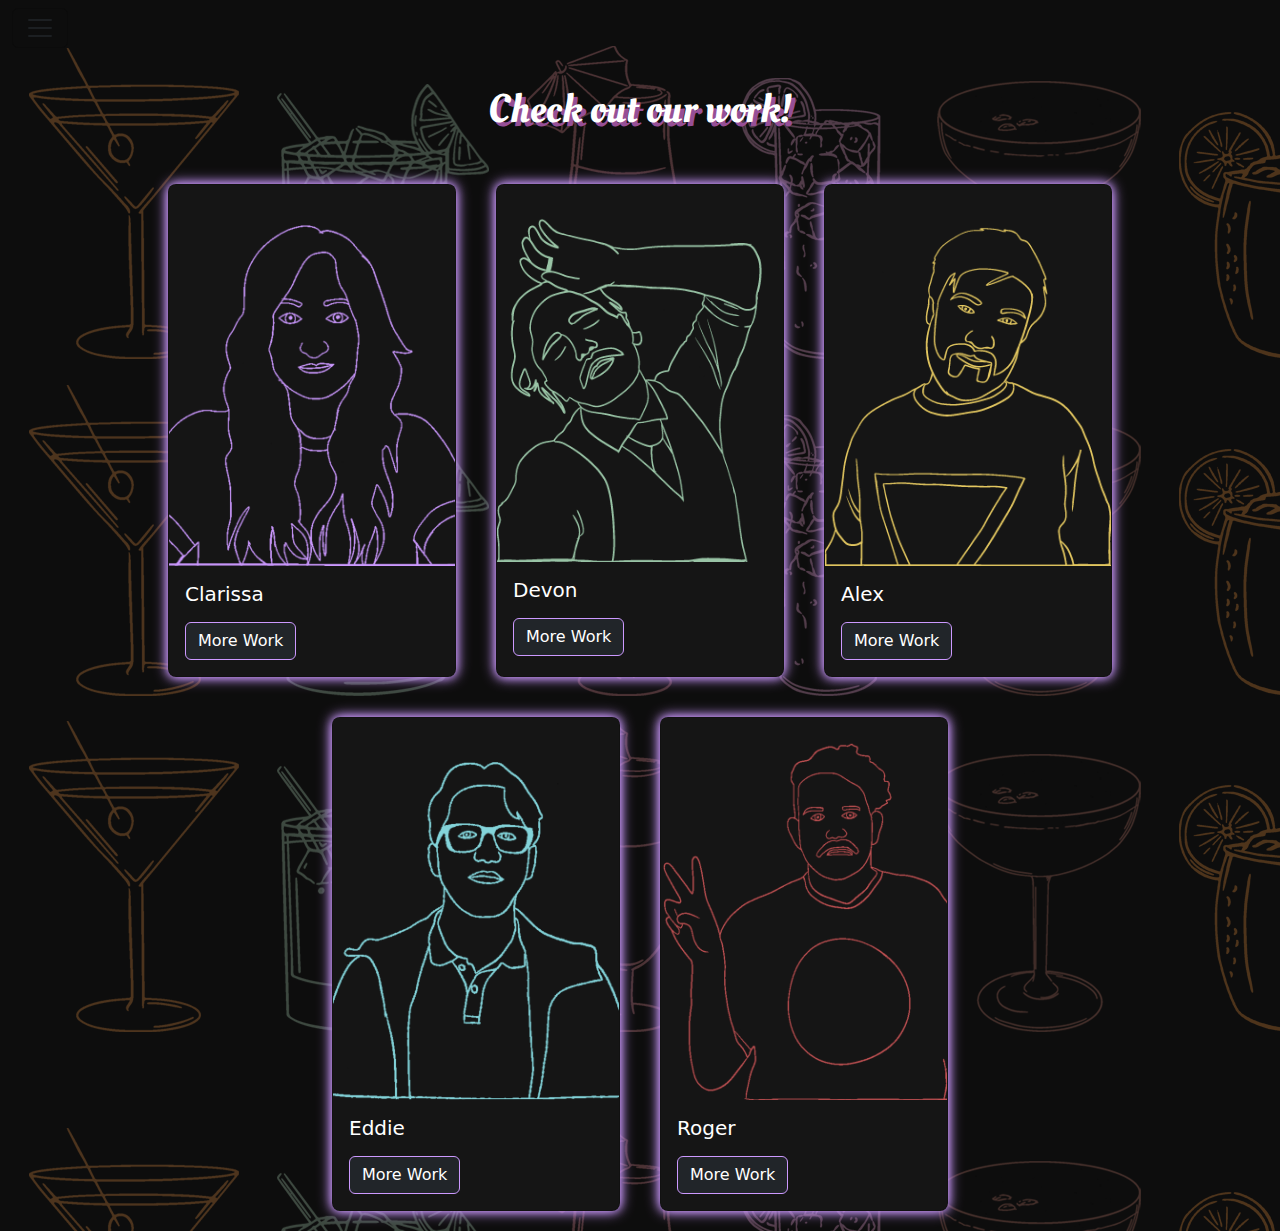
<file: author.html>
<!DOCTYPE html>
<html lang="en">

<head>
    <meta charset="UTF-8">
    <meta name="viewport" content="width=device-width, initial-scale=1.0">
    <title>Author-page</title>
    <link href="https://cdn.jsdelivr.net/npm/bootstrap@5.3.3/dist/css/bootstrap.min.css" rel="stylesheet"
        integrity="sha384-QWTKZyjpPEjISv5WaRU9OFeRpok6YctnYmDr5pNlyT2bRjXh0JMhjY6hW+ALEwIH" crossorigin="anonymous">
    <link href="https://fonts.googleapis.com/css2?family=Oleo+Script:wght@400;700&family=Roboto:ital,wght@0,100;0,300;0,400;0,500;0,700;0,900;1,100;1,300;1,400;1,500;1,700;1,900&display=swap"
        rel="stylesheet">
    <link rel="stylesheet" href="./assets/css/author.css">

</head>
<!-- Navbar -->
<div class="collapse" id="navbarToggleExternalContent" data-bs-theme="dark">
  <div class="p-2">
      <ul>
          <li><a class="text-body" href="index.html">BACK TO THE BAR</a></li>
          <li><a class="text-body" href="Drinks.html">BACK TO DRINK</a></li>
          <li><a class="text-body" id="eraseAge" href="favorites.html">FAVORITE'S LIST</a></li>
      </ul>
  </div>
</div>
<nav class="navbar navbar">
  <div class="container-fluid">
      <button class="navbar-toggler" type="button" data-bs-toggle="collapse"
          data-bs-target="#navbarToggleExternalContent" aria-controls="navbarToggleExternalContent"
          aria-expanded="false" aria-label="Toggle navigation">
          <span class="navbar-toggler-icon"></span>
      </button>
  </div>
</nav>


<body>
    <h1>Check out our work!</h1>
    <main>

    <div class="card" style="width: 18rem;">
        <img src="./assets/images/Clarissa.png" class="card-img-top" alt="...">
        <div class="card-body">
          <h5 class="card-title">Clarissa</h5>
          <p class="card-text"></p>
          <a href="https://clarissamobley.github.io/Professional-Portfolio/" class="btn btn-dark githubbtn">More Work</a>
        </div>
      </div>


      <div class="card" style="width: 18rem;">
        <img src="./assets/images/Devon.png" class="card-img-top" alt="...">
        <div class="card-body">
          <h5 class="card-title">Devon</h5>
          <p class="card-text"></p>
          <a href="https://github.com/HeviDevi" class="btn btn-dark githubbtn">More Work</a>
        </div>
      </div>

      <div class="card" style="width: 18rem;">
        <img src="./assets/images/Alex.png" class="card-img-top" alt="...">
        <div class="card-body">
          <h5 class="card-title">Alex</h5>
          <p class="card-text"></p>
          <a href="https://alexhappel.github.io/Portfolio-AH/" class="btn btn-dark githubbtn">More Work</a>
        </div>
      </div>

      <div class="card" style="width: 18rem;">
        <img src="./assets/images/Eddie.png" class="card-img-top" alt="...">
        <div class="card-body">
          <h5 class="card-title">Eddie</h5>
          <p class="card-text"></p>
          <a href="https://eddiehinojosa.github.io/Portfolio/" class="btn btn-dark githubbtn">More Work</a>
        </div>
      </div>

      <div class="card" style="width: 18rem;">
        <img src="./assets/images/Roger.png" class="card-img-top" alt="">
        <div class="card-body">
          <h5 class="card-title">Roger</h5>
          <p class="card-text"></p>
          <a href="https://rogretheekyogre.github.io/Professional-Portfolio/" class="btn btn-dark githubbtn">More Work</a>
        </div>
      </div>
    </main>

    <script src="https://cdn.jsdelivr.net/npm/bootstrap@5.3.3/dist/js/bootstrap.min.js"
    integrity="sha384-0pUGZvbkm6XF6gxjEnlmuGrJXVbNuzT9qBBavbLwCsOGabYfZo0T0to5eqruptLy"
    crossorigin="anonymous"></script>
   
  </body>


</html>
</file>
<file: assets/css/author.css>
* {
    margin: 0;
    padding: 0;
    box-sizing: border-box;
}

body {
    background-color: #0d0d0d;
background-image: url(../images/drinkFinal.png);

}


  h1 {
    font-family: "Oleo Script", system-ui;
    text-shadow: 4px 4px rgb(150, 79, 150);
color:white;
text-align:center;
margin:30px



}
main {

display: flex;
flex-wrap: wrap;
justify-content: center;
margin-left: 110px;
margin-right: 110px;


}
.card{
margin: 20px;
background-color: #151515;
color: #ffffff;
border-radius: 8px;
box-shadow: #cc99ff 0px 0px 15px,
#cc99ff 0px 0px 10px

}
.githubbtn{
    border: 1px solid #cc99ff;


}
.card-img-top{
    background-color: #151515;

}

/* Navbar */

ul {
    list-style-type: none;
}

a:link {
    text-decoration: none;
}

a:hover {
    text-decoration: underline;
    text-decoration-color: #cc99ff;
}
</file>
